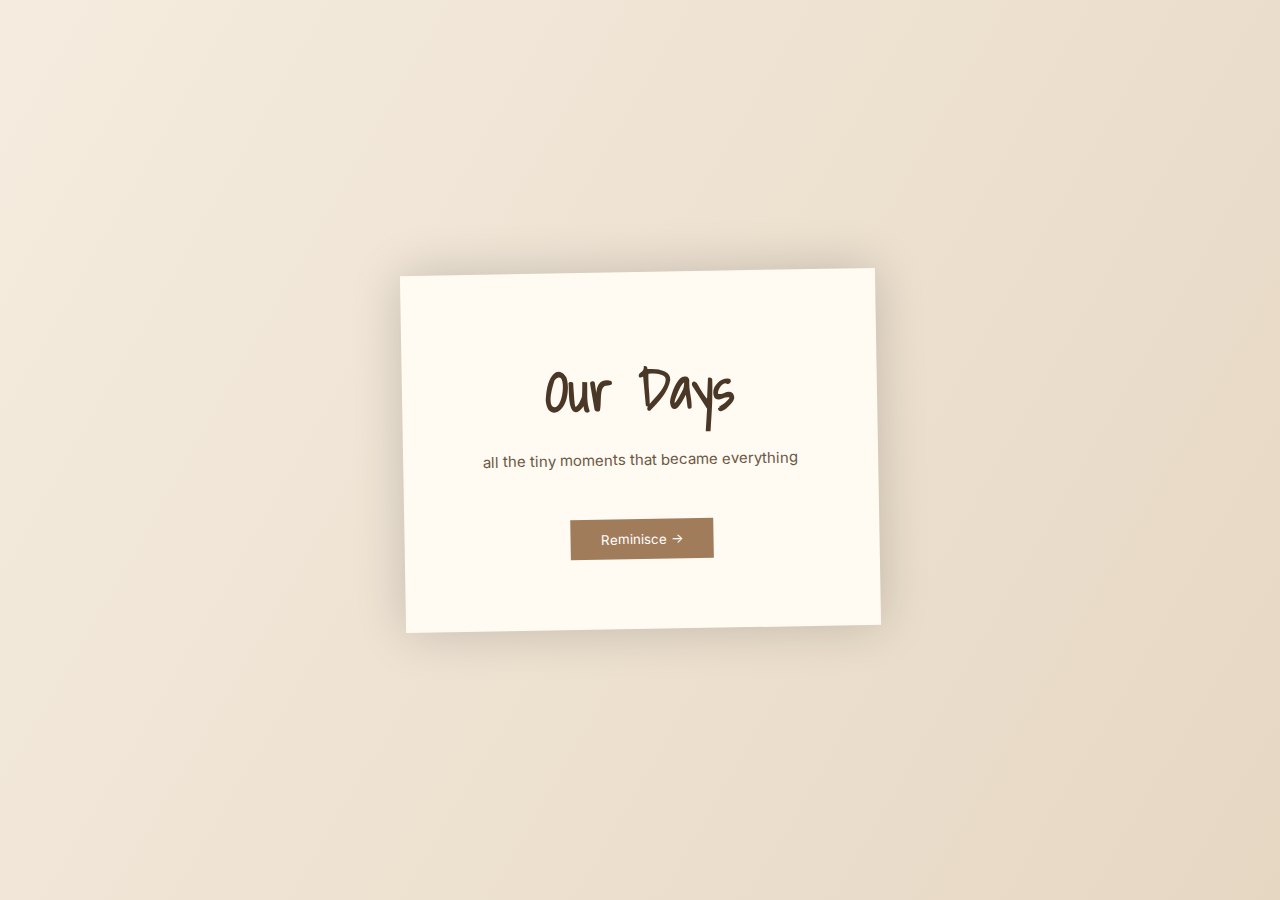
<file: index.html>
<!DOCTYPE html>
<html>
<head>
  <link href="https://fonts.googleapis.com/css2?family=Playfair+Display:wght@600&family=Cormorant+Garamond:wght@400;500&display=swap" rel="stylesheet">
	
  <title>our diary</title>
  <link rel="stylesheet" href="css/home.css">

</head>
<body>

  <div class="cover">
    <div class="paper">
      <h1>Our Days</h1>
      <p>all the tiny moments that became everything</p>
      <button id="startBtn">Reminisce →</button>
    </div>
  </div>

  <script>
    document.getElementById("startBtn").onclick = function () {
      window.location.href = "event.html?event=0";
    };
  </script>

</body>
</html>
</file>
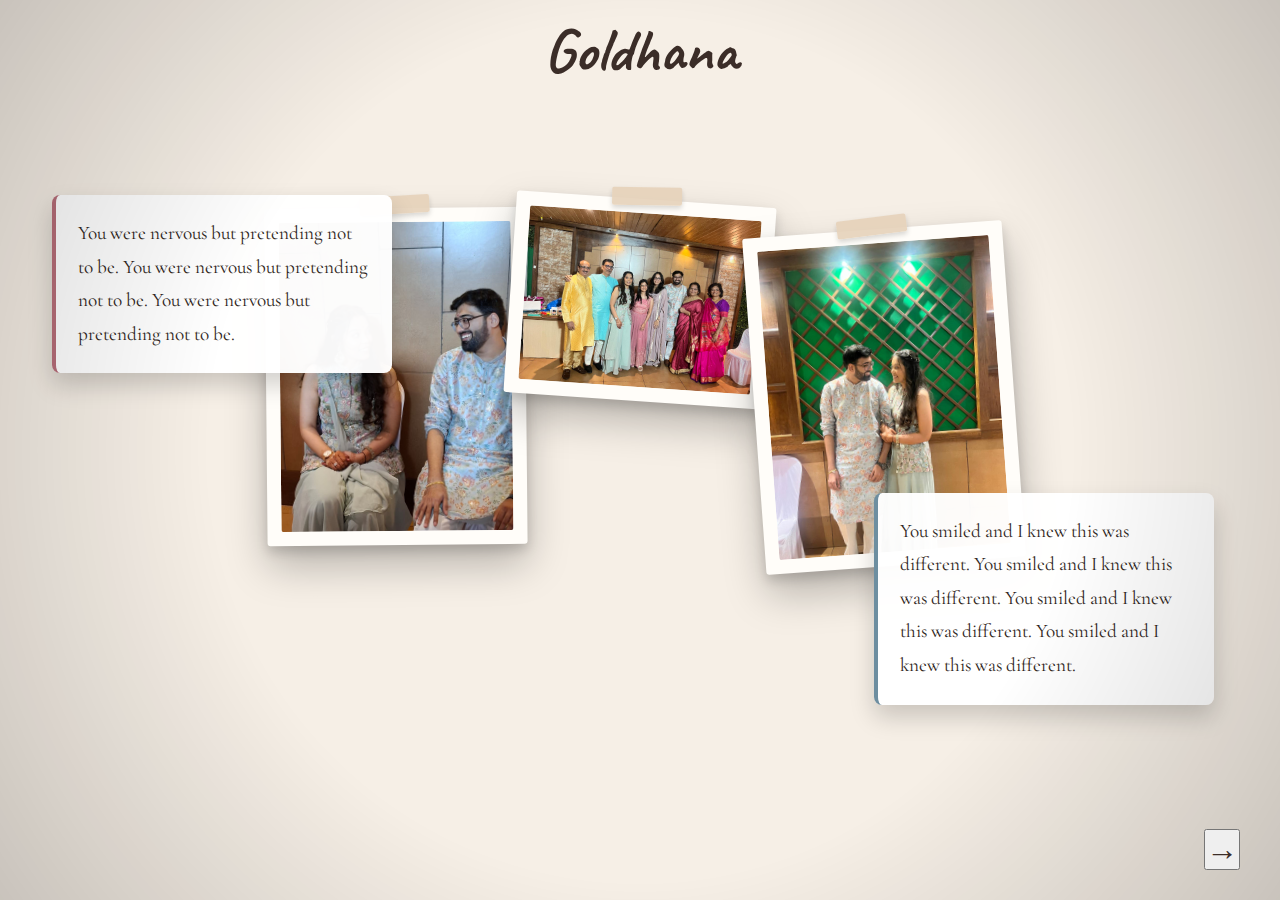
<file: event.html>
<!DOCTYPE html>
<html>
<head>

  <title>Memory</title>
<link href="https://fonts.googleapis.com/css2?family=Caveat:wght@600&family=Spectral:wght@400;600&family=Cormorant+Garamond:wght@400;500&display=swap" rel="stylesheet">
<link rel="stylesheet" href="css/event.css">
</head>
<body>

  <div class="page">
    <div id="titleZone">
  <h1 id="eventTitle"></h1>
</div>


    <div id="imageGroup"></div>

    <div class="caption me" id="captionMe"></div>
    <div class="caption partner" id="captionPartner"></div>

    <button id="nextArrow">→</button>
  </div>

  <script src="js/events.js"></script>
  <script src="js/event.js"></script>

</body>
</html>
</file>
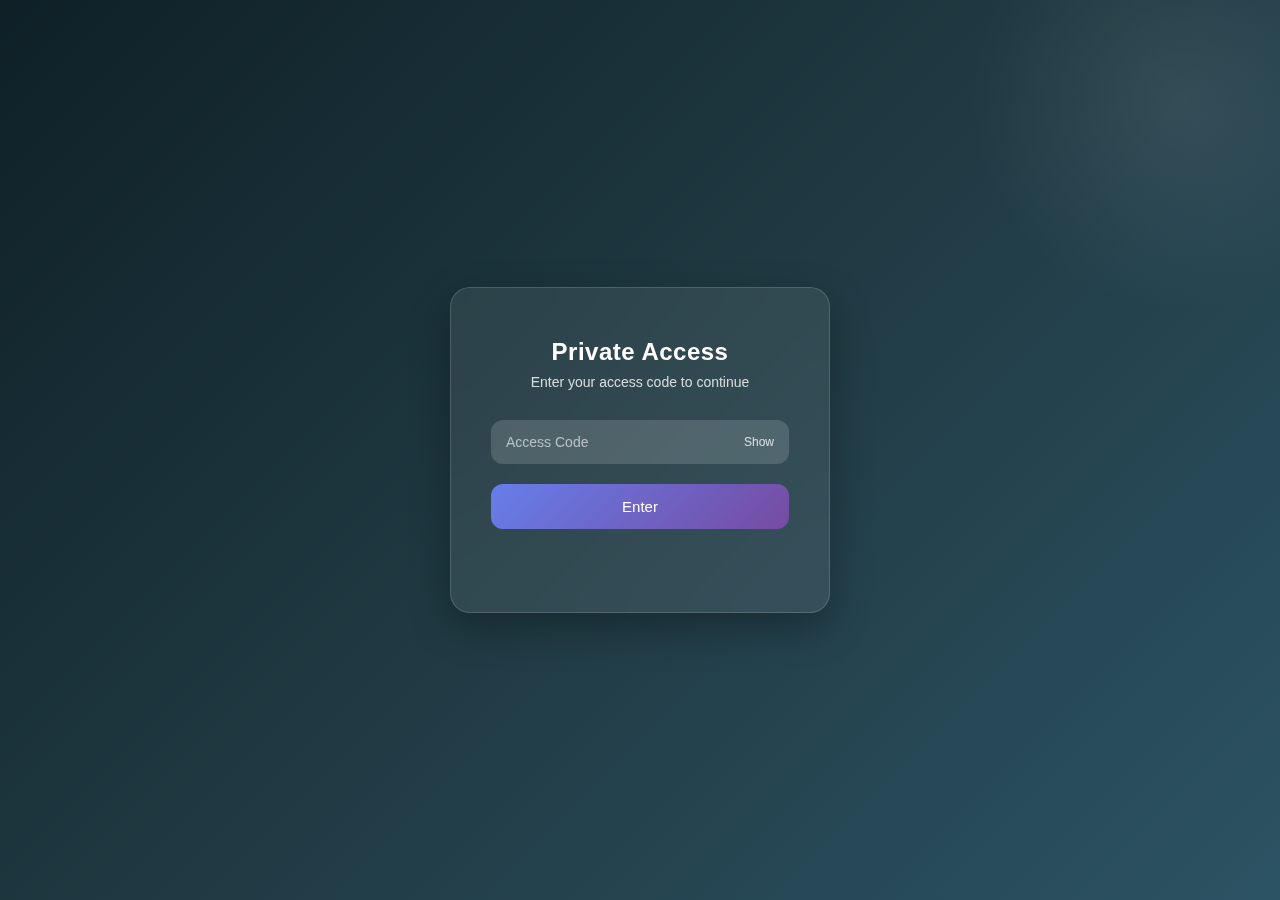
<file: login.html>
<!DOCTYPE html>
<html>
<head>
  <title>Private Access</title>
  <meta name="viewport" content="width=device-width, initial-scale=1.0" />

  <style>
    * {
      margin: 0;
      padding: 0;
      box-sizing: border-box;
      font-family: -apple-system, BlinkMacSystemFont, "Segoe UI", Roboto, sans-serif;
    }

    body {
      height: 100vh;
      display: flex;
      justify-content: center;
      align-items: center;
      background: linear-gradient(135deg, #0f2027, #203a43, #2c5364);
      overflow: hidden;
    }

    /* Floating background glow */
    body::before {
      content: "";
      position: absolute;
      width: 500px;
      height: 500px;
      background: radial-gradient(circle, rgba(255,255,255,0.08), transparent 60%);
      top: -150px;
      right: -150px;
      animation: float 8s infinite ease-in-out alternate;
    }

    @keyframes float {
      from { transform: translateY(0px); }
      to { transform: translateY(40px); }
    }

    .card {
      position: relative;
      backdrop-filter: blur(20px);
      background: rgba(255, 255, 255, 0.08);
      border: 1px solid rgba(255,255,255,0.15);
      border-radius: 20px;
      padding: 50px 40px;
      width: 100%;
      max-width: 380px;
      text-align: center;
      color: white;
      box-shadow: 0 15px 40px rgba(0,0,0,0.3);
      animation: fadeIn 0.6s ease;
    }

    h2 {
      font-weight: 600;
      margin-bottom: 8px;
      letter-spacing: 0.5px;
    }

    .subtitle {
      font-size: 14px;
      opacity: 0.8;
      margin-bottom: 30px;
    }

    .input-group {
      position: relative;
      margin-bottom: 20px;
    }

    input {
      width: 100%;
      padding: 14px 45px 14px 15px;
      border-radius: 12px;
      border: none;
      background: rgba(255,255,255,0.15);
      color: white;
      font-size: 14px;
      outline: none;
      transition: 0.3s;
    }

    input::placeholder {
      color: rgba(255,255,255,0.6);
    }

    input:focus {
      background: rgba(255,255,255,0.25);
      box-shadow: 0 0 0 2px rgba(255,255,255,0.3);
    }

    .toggle {
      position: absolute;
      right: 15px;
      top: 50%;
      transform: translateY(-50%);
      cursor: pointer;
      font-size: 12px;
      opacity: 0.8;
    }

    button {
      width: 100%;
      padding: 14px;
      border-radius: 12px;
      border: none;
      background: linear-gradient(135deg, #667eea, #764ba2);
      color: white;
      font-size: 15px;
      font-weight: 500;
      cursor: pointer;
      transition: 0.3s;
    }

    button:hover {
      transform: translateY(-2px);
      box-shadow: 0 10px 20px rgba(0,0,0,0.3);
    }

    #error {
      margin-top: 15px;
      font-size: 13px;
      color: #ff6b6b;
      min-height: 18px;
    }

    @keyframes fadeIn {
      from { opacity: 0; transform: translateY(15px); }
      to { opacity: 1; transform: translateY(0); }
    }

  </style>
</head>

<body>

  <div class="card">
    <h2>Private Access</h2>
    <p class="subtitle">Enter your access code to continue</p>

    <div class="input-group">
      <input type="password" id="code" placeholder="Access Code">
      <span class="toggle" onclick="togglePassword()">Show</span>
    </div>

    <button onclick="login()">Enter</button>
    <p id="error"></p>
  </div>

  <script>
    function togglePassword() {
      const input = document.getElementById("code");
      const toggle = document.querySelector(".toggle");
      if (input.type === "password") {
        input.type = "text";
        toggle.innerText = "Hide";
      } else {
        input.type = "password";
        toggle.innerText = "Show";
      }
    }

    async function login() {
      const code = document.getElementById("code").value;

      const res = await fetch("/login", {
        method: "POST",
        headers: { "Content-Type": "application/json" },
        body: JSON.stringify({ code })
      });

      if (res.ok) {
        window.location.href = "/";
      } else {
        document.getElementById("error").innerText = "Incorrect access code";
      }
    }
  </script>

</body>
</html>
</file>
<file: css/home.css>
@import url('https://fonts.googleapis.com/css2?family=Shadows+Into+Light&family=Inter:wght@400;500&display=swap');

body {
  margin: 0;
  height: 100vh;
  background: linear-gradient(120deg,#f5ecdf,#e6d7c3);
  display: flex;
  justify-content: center;
  align-items: center;
  font-family: 'Inter', sans-serif;
}

.paper {
  background: #fffaf2;
  padding: 70px 80px;
  box-shadow: 0 0 50px rgba(0,0,0,0.18);
  text-align: center;
  transform: rotate(-1deg);
}

h1 {
  font-family: 'Shadows Into Light', cursive;
  font-size: 58px;
  margin: 0;
  color: #4a3726;
}

p {
  margin-top: 15px;
  color: #6b5844;
  font-size: 15px;
}

button {
  margin-top: 35px;
  padding: 12px 30px;
  background: #a17c5b;
  color: white;
  border: none;
  cursor: pointer;
  font-family: 'Inter', sans-serif;
}

button:hover {
  background: #7e5f44;
}
</file>
<file: css/event.css>
/* ================= RESET ================= */
* {
  margin: 0;
  padding: 0;
  box-sizing: border-box;
}

/* ================= FULL PAGE PAPER TEXTURE ================= */
body {
  height: 100vh;
  overflow: hidden;

  font-family: 'Spectral', serif;
  color: #2f2622;

  background-color: #f4e8dc;

  /* Stronger visible paper texture */
  background-image: 
    url("https://www.transparenttextures.com/patterns/paper.png"),
    url("https://www.transparenttextures.com/patterns/fibers.png");

  background-blend-mode: multiply;
  background-size: 300px 300px;
}

/* Subtle vignette to pull focus inward */
body::after {
  content: "";
  position: fixed;
  inset: 0;
  pointer-events: none;

  background: radial-gradient(circle at center,
              transparent 55%,
              rgba(0,0,0,0.18) 100%);
}

/* ================= TITLE ZONE ================= */
#titleZone {
  position: relative;
  height: 75px;
  width: 100%;
  z-index: 3000;
}

#eventTitle {
  position: absolute;
  top: 12px;
  left: 50%;
  transform: translateX(-50%);

  font-family: 'Caveat', cursive;
  font-size: 3.8rem;

  color: #3b2d28;
}

/* ================= CENTERED CONTENT AREA ================= */
#imageGroup {
  position: relative;

  /* Constrain layout toward center */
  width: 85%;
  margin: 0 auto;

  height: calc(100% - 75px);
  top: 75px;
}

/* ================= POLAROIDS ================= */
.polaroid {
  width: 260px;
  padding: 14px;
  background: #fffdf9;
  border-radius: 3px;

  box-shadow:
    0 20px 40px rgba(0,0,0,0.25),
    0 6px 12px rgba(0,0,0,0.15);

  position: absolute;
}

.polaroid img {
  width: 100%;
  display: block;
  border-radius: 2px;
}

.polaroid::after {
  content: "";
  position: absolute;
  top: -12px;
  left: 50%;
  transform: translateX(-50%) rotate(-3deg);

  width: 70px;
  height: 18px;

  background: rgba(230,210,185,0.9);
  border-radius: 2px;

  box-shadow: 0 3px 5px rgba(0,0,0,0.15);
}

/* ================= CAPTIONS ================= */
.caption {
  position: absolute;
  width: 340px;
  padding: 22px;

  background: rgba(255,255,255,0.97);
  border-radius: 8px;

  font-family: 'Cormorant Garamond', serif;
  font-size: 1.2rem;
  line-height: 1.75;

  box-shadow: 0 12px 25px rgba(0,0,0,0.18);
}

#captionMe {
  border-left: 4px solid #b76e79;
}

#captionPartner {
  border-left: 4px solid #6d8ea0;
}

/* ================= NEXT ARROW ================= */
#nextArrow {
  position: absolute;
  right: 40px;
  bottom: 30px;

  font-size: 2rem;
  cursor: pointer;

  color: #3b2d28;
  z-index: 3000;

  transition: transform 0.2s ease, opacity 0.2s ease;
}

#nextArrow:hover {
  transform: translateX(6px);
  opacity: 0.7;
}
</file>
